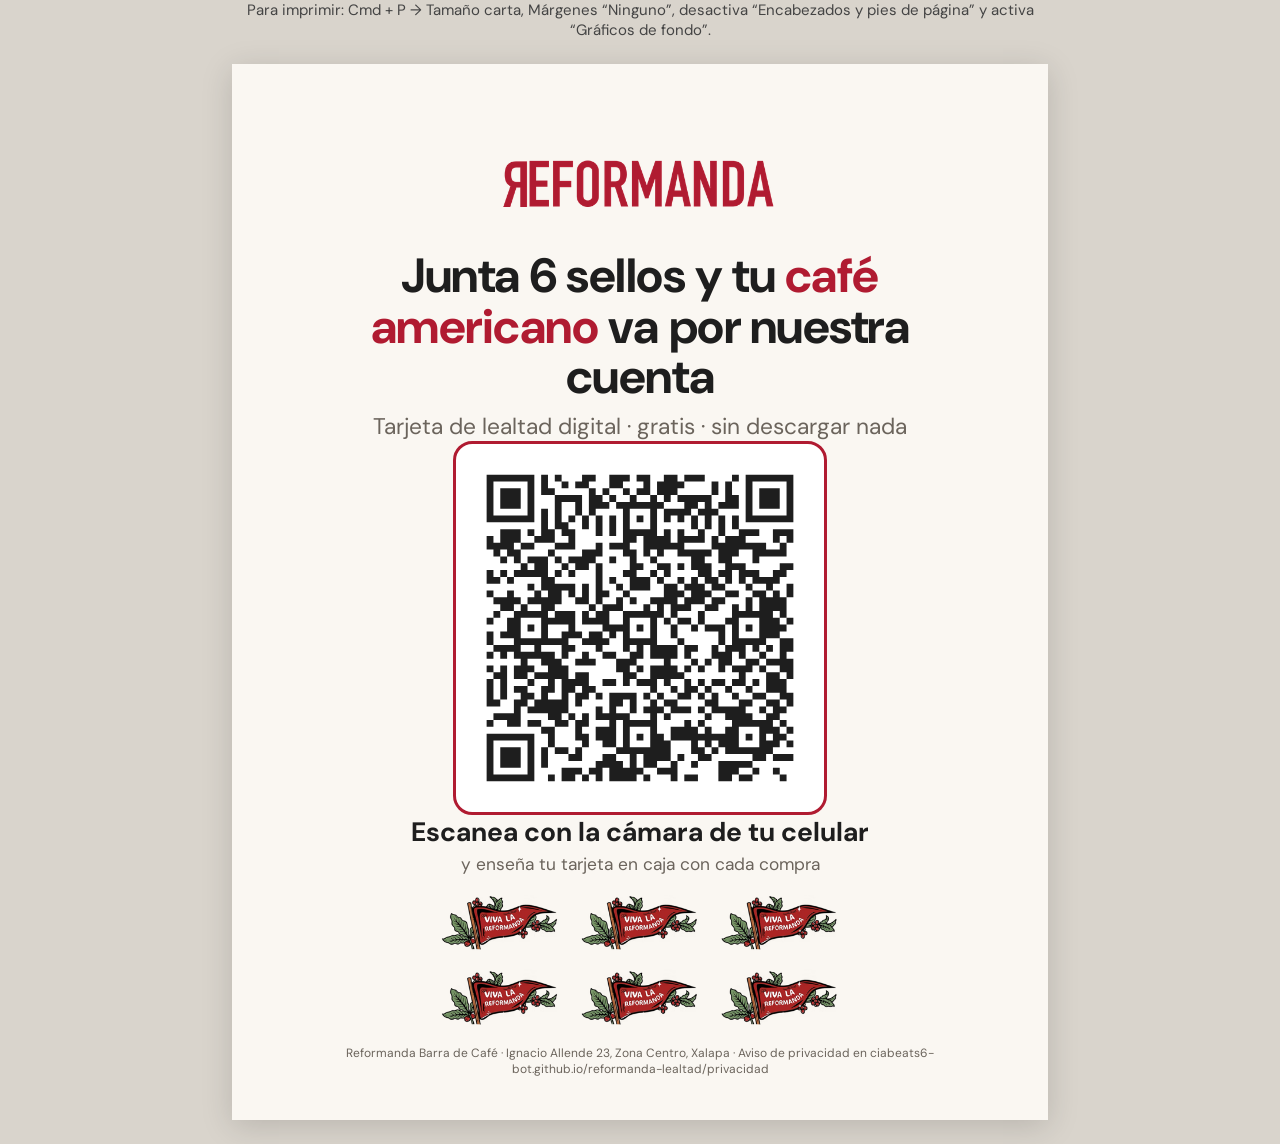
<file: imprimir/index.html>
<!DOCTYPE html>
<html lang="es">
<head>
<meta charset="utf-8">
<meta name="viewport" content="width=device-width, initial-scale=1">
<title>Letrero QR Reformanda</title>
<link rel="preconnect" href="https://fonts.googleapis.com">
<link href="https://fonts.googleapis.com/css2?family=DM+Sans:opsz,wght@9..40,400;9..40,600;9..40,700&display=swap" rel="stylesheet">
<style>
  /* Letrero para la barra: hoja carta, imprimir con Cmd+P sin márgenes ni encabezados */
  @page { size: letter; margin: 0; }
  :root { --fondo: #FAF7F2; --tinta: #1E1E1E; --suave: #6B645C; --rojo: #B01B31; }
  * { box-sizing: border-box; }
  html, body { margin: 0; background: #d9d4cc; font-family: "DM Sans", system-ui, sans-serif; color: var(--tinta); }
  .hoja {
    width: 8.5in; height: 11in; margin: 24px auto; background: var(--fondo);
    display: flex; flex-direction: column; align-items: center; justify-content: space-between;
    padding: 0.8in 0.8in 0.6in; text-align: center; box-shadow: 0 6px 30px rgba(0,0,0,.15);
  }
  .logo { height: 0.9in; width: auto; }
  h1 { font-size: 36pt; line-height: 1.05; margin: 0.25in 0 0.1in; letter-spacing: -0.01em; }
  h1 em { font-style: normal; color: var(--rojo); }
  .sub { font-size: 17pt; color: var(--suave); margin: 0; }
  .qr { width: 3.9in; height: 3.9in; padding: 0.18in; background: #fff; border-radius: 0.2in; border: 3px solid var(--rojo); }
  .qr img { width: 100%; height: 100%; display: block; }
  .instr { font-size: 20pt; font-weight: 700; margin: 0; }
  .instr span { display: block; font-size: 13pt; font-weight: 400; color: var(--suave); margin-top: 4px; }
  .banner { width: 4.6in; height: auto; }
  .pie { font-size: 9pt; color: var(--suave); }
  .ayuda { max-width: 8.5in; margin: 0 auto 24px; text-align: center; font-size: 15px; color: #444; }
  @media print {
    html, body { background: none; }
    .hoja { margin: 0; box-shadow: none; }
    .ayuda { display: none; }
    * { -webkit-print-color-adjust: exact; print-color-adjust: exact; }
  }
</style>
</head>
<body>
  <p class="ayuda">Para imprimir: Cmd + P → Tamaño carta, Márgenes “Ninguno”, desactiva “Encabezados y pies de página” y activa “Gráficos de fondo”.</p>
  <div class="hoja">
    <img class="logo" src="../img/logo.png" alt="Reformanda">
    <div>
      <h1>Junta 6 sellos y tu <em>café americano</em> va por nuestra cuenta</h1>
      <p class="sub">Tarjeta de lealtad digital · gratis · sin descargar nada</p>
    </div>
    <div class="qr"><img src="../img/qr_registro.svg" alt="Código QR del registro"></div>
    <p class="instr">Escanea con la cámara de tu celular<span>y enseña tu tarjeta en caja con cada compra</span></p>
    <img class="banner" src="../img/sellos_6.png" alt="">
    <div class="pie">Reformanda Barra de Café · Ignacio Allende 23, Zona Centro, Xalapa · Aviso de privacidad en ciabeats6-bot.github.io/reformanda-lealtad/privacidad</div>
  </div>
</body>
</html>
</file>
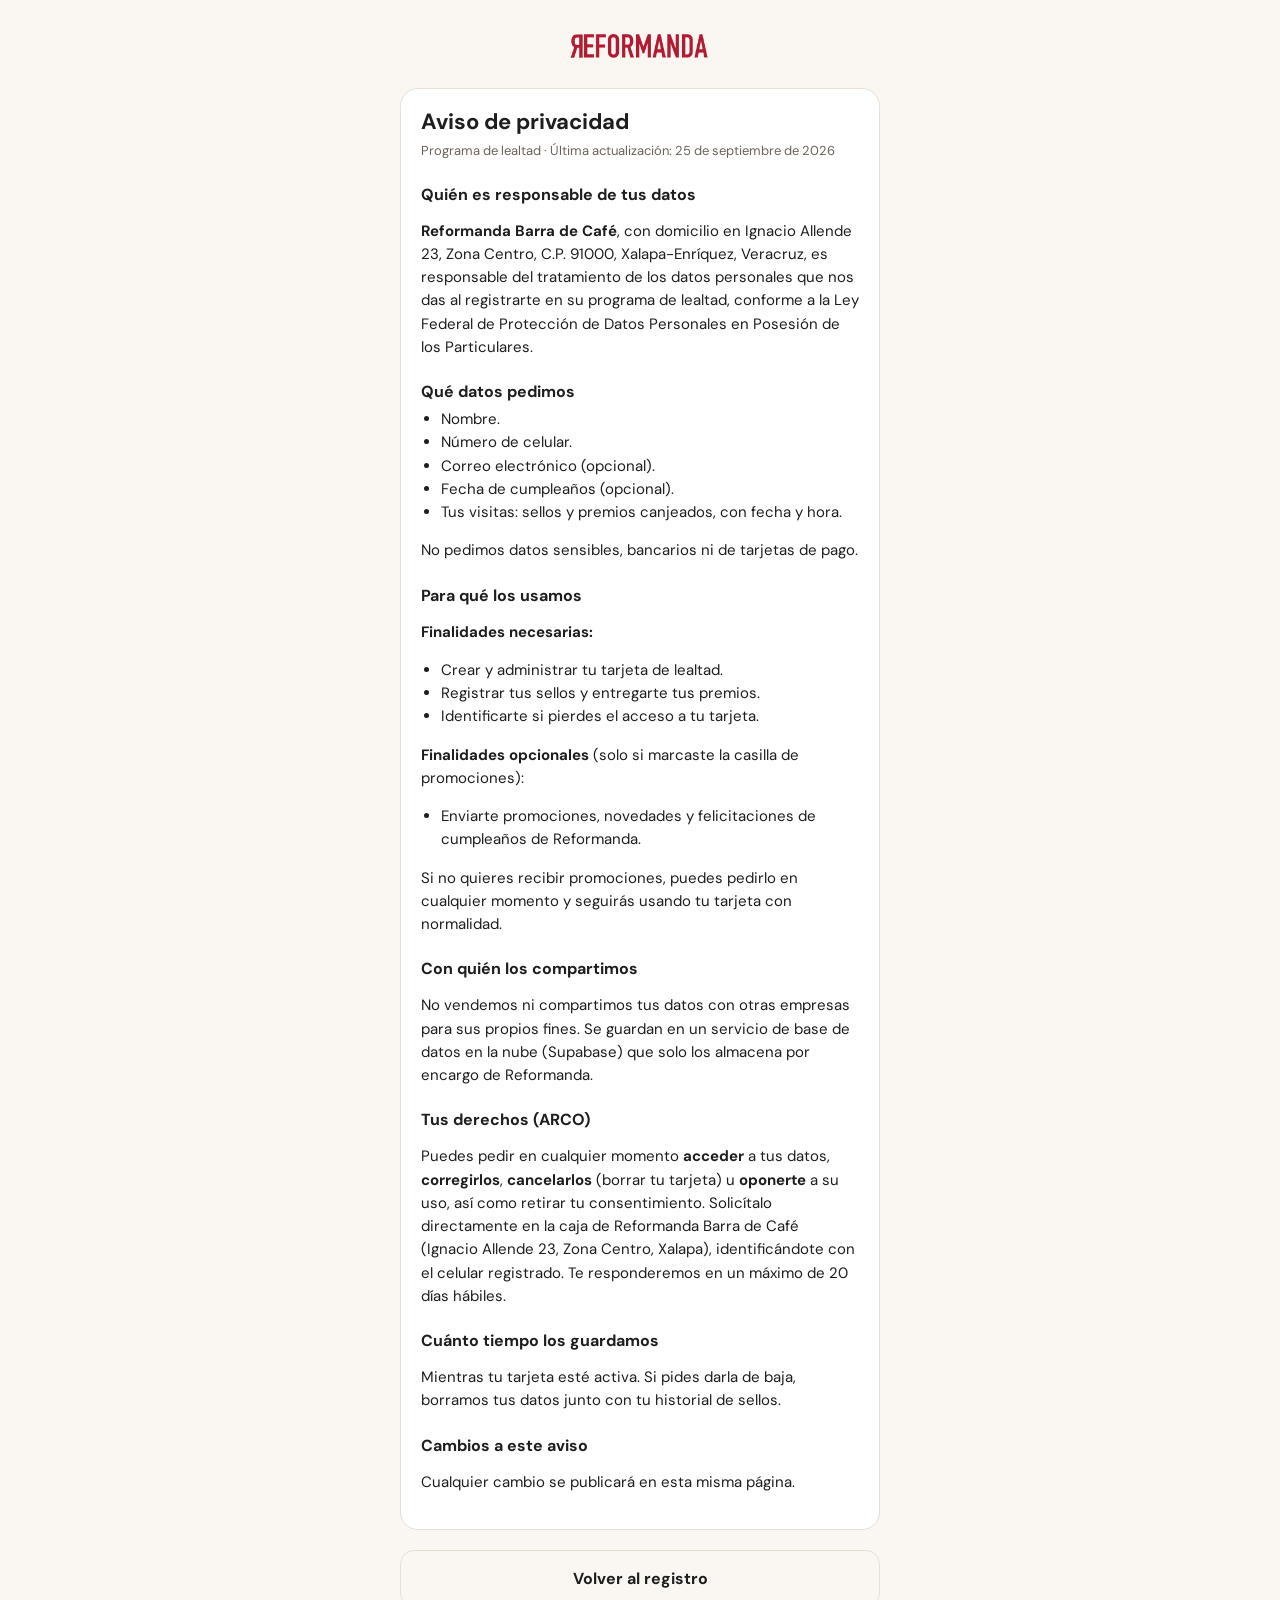
<file: privacidad/index.html>
<!DOCTYPE html>
<html lang="es">
<head>
<meta charset="utf-8">
<meta name="viewport" content="width=device-width, initial-scale=1, viewport-fit=cover">
<meta name="theme-color" content="#FAF7F2">
<link rel="icon" type="image/png" sizes="32x32" href="../img/favicon-32.png">
<link rel="apple-touch-icon" href="../img/icono-180.png">
<title>Aviso de privacidad · Reformanda</title>
<link rel="preconnect" href="https://fonts.googleapis.com">
<link href="https://fonts.googleapis.com/css2?family=DM+Sans:opsz,wght@9..40,400;9..40,600;9..40,700&display=swap" rel="stylesheet">
<link rel="stylesheet" href="../comun.css">
<style>
  .legal h1 { font-size: 22px; }
  .legal h2 { font-size: 16px; margin: 22px 0 6px; }
  .legal p, .legal li { line-height: 1.55; color: var(--tinta); font-size: 15px; }
  .legal ul { padding-left: 20px; margin: 6px 0; }
  .legal .fecha { color: var(--suave); font-size: 13px; margin-top: 0; }
</style>
</head>
<body>
<main>
  <a href="../registro/"><img class="logo" src="../img/logo.png" alt="Reformanda"></a>

  <article class="panel legal">
    <h1>Aviso de privacidad</h1>
    <p class="fecha">Programa de lealtad · Última actualización: 25 de septiembre de 2026</p>

    <h2>Quién es responsable de tus datos</h2>
    <p><strong>Reformanda Barra de Café</strong>, con domicilio en Ignacio Allende 23, Zona Centro, C.P. 91000, Xalapa-Enríquez, Veracruz, es responsable del tratamiento de los datos personales que nos das al registrarte en su programa de lealtad, conforme a la Ley Federal de Protección de Datos Personales en Posesión de los Particulares.</p>

    <h2>Qué datos pedimos</h2>
    <ul>
      <li>Nombre.</li>
      <li>Número de celular.</li>
      <li>Correo electrónico (opcional).</li>
      <li>Fecha de cumpleaños (opcional).</li>
      <li>Tus visitas: sellos y premios canjeados, con fecha y hora.</li>
    </ul>
    <p>No pedimos datos sensibles, bancarios ni de tarjetas de pago.</p>

    <h2>Para qué los usamos</h2>
    <p><strong>Finalidades necesarias:</strong></p>
    <ul>
      <li>Crear y administrar tu tarjeta de lealtad.</li>
      <li>Registrar tus sellos y entregarte tus premios.</li>
      <li>Identificarte si pierdes el acceso a tu tarjeta.</li>
    </ul>
    <p><strong>Finalidades opcionales</strong> (solo si marcaste la casilla de promociones):</p>
    <ul>
      <li>Enviarte promociones, novedades y felicitaciones de cumpleaños de Reformanda.</li>
    </ul>
    <p>Si no quieres recibir promociones, puedes pedirlo en cualquier momento y seguirás usando tu tarjeta con normalidad.</p>

    <h2>Con quién los compartimos</h2>
    <p>No vendemos ni compartimos tus datos con otras empresas para sus propios fines. Se guardan en un servicio de base de datos en la nube (Supabase) que solo los almacena por encargo de Reformanda.</p>

    <h2>Tus derechos (ARCO)</h2>
    <p>Puedes pedir en cualquier momento <strong>acceder</strong> a tus datos, <strong>corregirlos</strong>, <strong>cancelarlos</strong> (borrar tu tarjeta) u <strong>oponerte</strong> a su uso, así como retirar tu consentimiento. Solicítalo directamente en la caja de Reformanda Barra de Café (Ignacio Allende 23, Zona Centro, Xalapa), identificándote con el celular registrado. Te responderemos en un máximo de 20 días hábiles.</p>

    <h2>Cuánto tiempo los guardamos</h2>
    <p>Mientras tu tarjeta esté activa. Si pides darla de baja, borramos tus datos junto con tu historial de sellos.</p>

    <h2>Cambios a este aviso</h2>
    <p>Cualquier cambio se publicará en esta misma página.</p>
  </article>

  <a class="btn secundario" href="../registro/">Volver al registro</a>
</main>
</body>
</html>
</file>
<file: comun.css>
/* Estilos compartidos de las páginas del cliente (registro y tarjeta) */
:root {
  --fondo: #FAF7F2;
  --tarjeta: #FFFFFF;
  --tinta: #1E1E1E;
  --suave: #6B645C;
  --linea: #E6DFD4;
  --rojo: #B01B31;
  --rojo-oscuro: #8C1526;
  --verde: #1F7A4D;
  --verde-fondo: #E7F4EC;
  --error-fondo: #FBE9EC;
  --radio: 18px;
}
* { box-sizing: border-box; }
html, body { margin: 0; background: var(--fondo); color: var(--tinta); }
body {
  font-family: "DM Sans", system-ui, -apple-system, sans-serif;
  min-height: 100dvh;
  padding: max(16px, env(safe-area-inset-top)) 16px max(24px, env(safe-area-inset-bottom));
  -webkit-tap-highlight-color: transparent;
}
main { max-width: 480px; margin: 0 auto; }
[hidden] { display: none !important; }

.logo { display: block; height: 44px; width: auto; margin: 8px auto 20px; }
.panel { background: var(--tarjeta); border: 1px solid var(--linea); border-radius: var(--radio); padding: 20px; }
h1 { font-size: 24px; margin: 0 0 6px; line-height: 1.2; }
p.sub { margin: 0 0 8px; color: var(--suave); line-height: 1.45; }

label { display: block; font-size: 14px; font-weight: 600; margin: 16px 0 6px; }
label .opc { font-weight: 400; color: var(--suave); }
input[type=text], input[type=tel], input[type=email], input[type=date] {
  width: 100%; font: inherit; font-size: 18px; padding: 14px 16px; min-height: 52px;
  border: 1.5px solid var(--linea); border-radius: 12px; background: var(--fondo); color: var(--tinta);
  -webkit-appearance: none; appearance: none;
}
input:focus { outline: none; border-color: var(--rojo); }
.check { display: flex; gap: 10px; align-items: flex-start; font-weight: 400; font-size: 15px; line-height: 1.4; }
.check input { width: 22px; height: 22px; margin: 0; flex: none; accent-color: var(--rojo); }

.btn {
  display: block; width: 100%; font: inherit; font-size: 19px; font-weight: 700; text-align: center; text-decoration: none;
  padding: 17px; border-radius: 14px; border: 0; cursor: pointer; margin-top: 20px;
  background: var(--rojo); color: #fff; transition: transform .08s;
}
.btn:active { transform: scale(.98); }
.btn:disabled { opacity: .5; cursor: default; }
.btn.secundario { background: transparent; color: var(--tinta); border: 1.5px solid var(--linea); font-size: 16px; }

.aviso { border-radius: 12px; padding: 14px 16px; margin-top: 16px; font-weight: 600; }
.aviso.ok { background: var(--verde-fondo); color: var(--verde); }
.aviso.error { background: var(--error-fondo); color: var(--rojo-oscuro); }
.letra-chica { font-size: 13px; color: var(--suave); line-height: 1.45; margin: 16px 0 0; }
</file>
